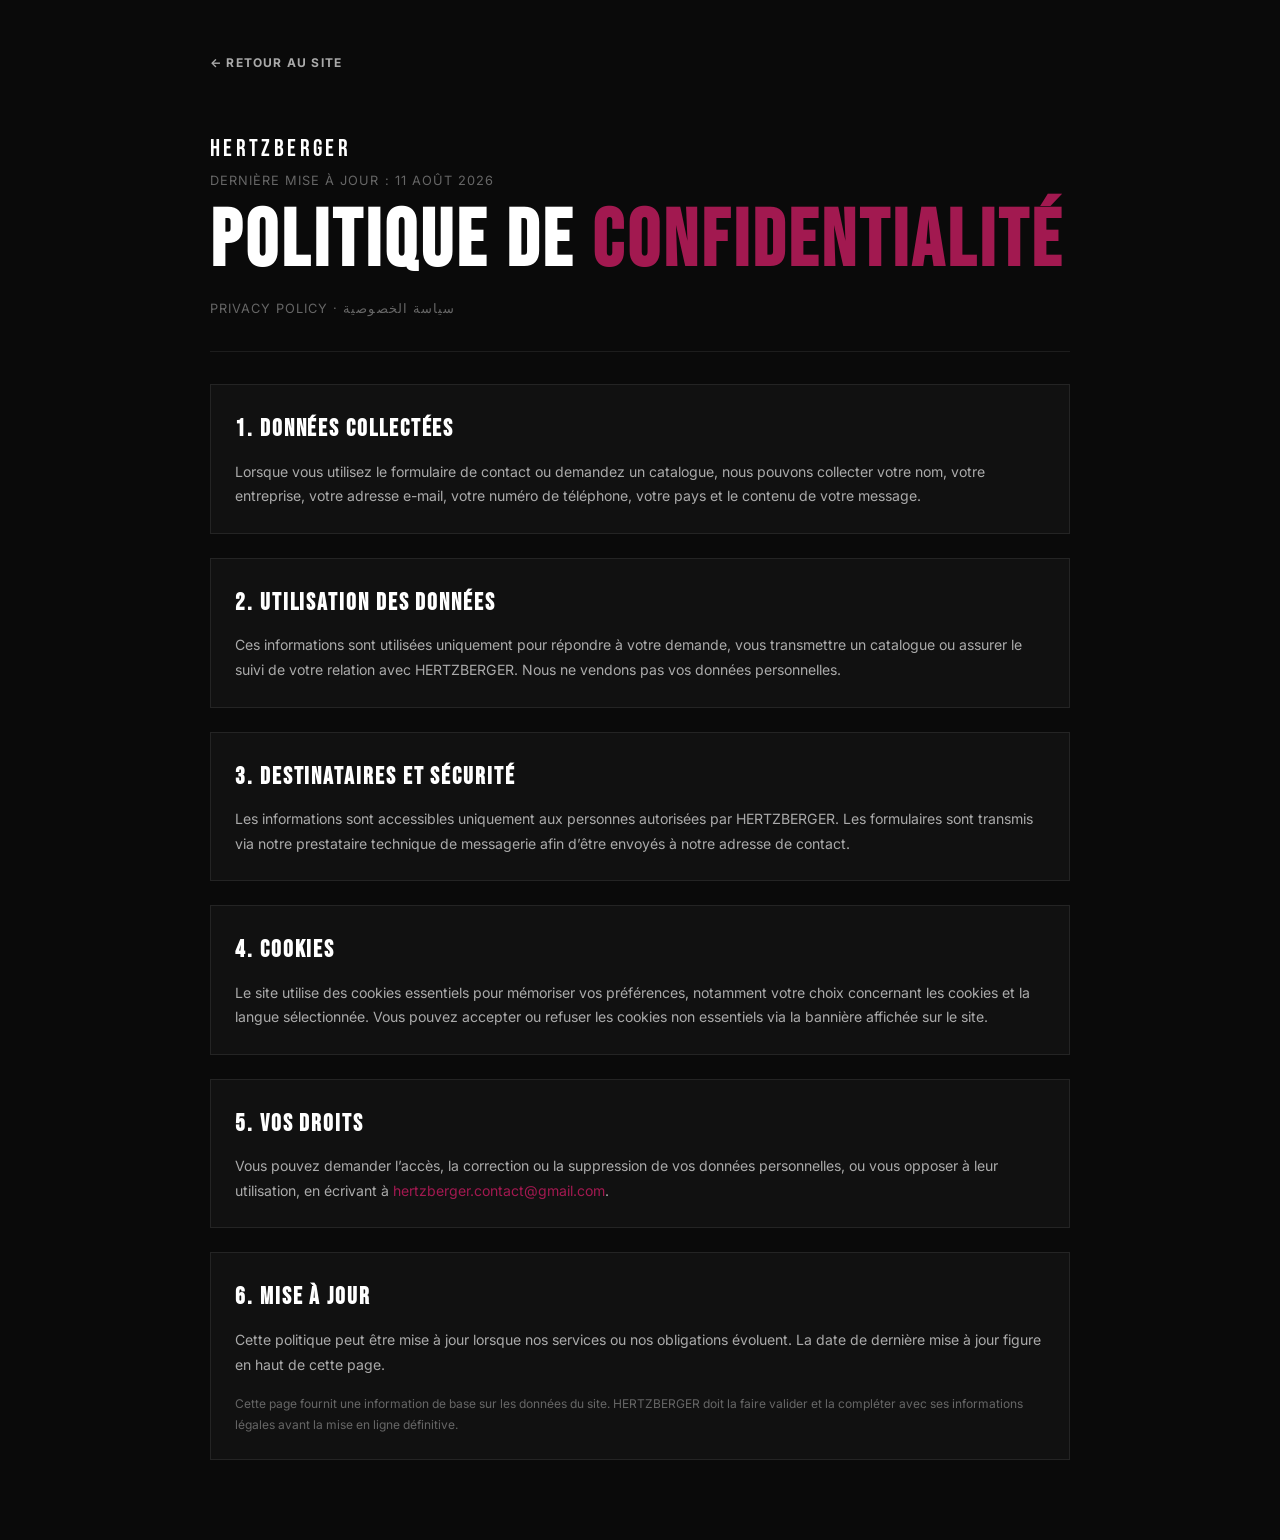
<file: privacy.html>
<!DOCTYPE html>
<html lang="fr">
<head>
  <meta charset="UTF-8"/>
  <meta name="viewport" content="width=device-width, initial-scale=1.0"/>
  <title>Politique de confidentialité | HERTZBERGER</title>
  <link rel="preconnect" href="https://fonts.googleapis.com"/>
  <link rel="preconnect" href="https://fonts.gstatic.com" crossorigin/>
  <link href="https://fonts.googleapis.com/css2?family=Bebas+Neue&family=Inter:wght@400;500;600;700&display=swap" rel="stylesheet"/>
  <link rel="stylesheet" href="styles.css"/>
  <style>
    .privacy-page{min-height:100vh;background:var(--black-rich);padding:3rem 1.5rem 5rem}.privacy-shell{max-width:860px;margin:auto}.privacy-back{display:inline-flex;align-items:center;gap:.5rem;color:var(--gray-300);font-size:.75rem;font-weight:700;letter-spacing:.1em;text-transform:uppercase;margin-bottom:3.5rem}.privacy-back:hover{color:var(--red)}.privacy-header{padding-bottom:2rem;border-bottom:1px solid var(--border);margin-bottom:2rem}.privacy-header p{color:var(--gray-500);font-size:.8rem;letter-spacing:.08em;text-transform:uppercase}.privacy-header h1{font-family:var(--font-head);font-size:clamp(2.5rem,7vw,5rem);letter-spacing:.05em;line-height:1;margin:.6rem 0 1rem}.privacy-header h1 span{color:var(--red)}.privacy-content{display:grid;gap:1.5rem}.privacy-content section{padding:1.5rem;background:var(--black-soft);border:1px solid var(--border)}.privacy-content h2{font-family:var(--font-head);letter-spacing:.08em;font-size:1.5rem;color:var(--white);margin-bottom:.6rem}.privacy-content p,.privacy-content li{font-size:.88rem;color:var(--gray-300);line-height:1.75}.privacy-content ul{padding-left:1.2rem;margin-top:.5rem}.privacy-content a{color:var(--red)}.privacy-note{font-size:.75rem!important;color:var(--gray-500)!important;margin-top:1rem}.privacy-brand{font-family:var(--font-head);font-size:1.5rem;letter-spacing:.14em;color:var(--white)}
  </style>
</head>
<body>
  <main class="privacy-page">
    <div class="privacy-shell">
      <a href="index.html" class="privacy-back">← Retour au site</a>
      <header class="privacy-header">
        <div class="privacy-brand">HERTZBERGER</div>
        <p>Dernière mise à jour : 11 août 2026</p>
        <h1>Politique de <span>confidentialité</span></h1>
        <p>Privacy Policy · سياسة الخصوصية</p>
      </header>
      <div class="privacy-content">
        <section>
          <h2>1. Données collectées</h2>
          <p>Lorsque vous utilisez le formulaire de contact ou demandez un catalogue, nous pouvons collecter votre nom, votre entreprise, votre adresse e-mail, votre numéro de téléphone, votre pays et le contenu de votre message.</p>
        </section>
        <section>
          <h2>2. Utilisation des données</h2>
          <p>Ces informations sont utilisées uniquement pour répondre à votre demande, vous transmettre un catalogue ou assurer le suivi de votre relation avec HERTZBERGER. Nous ne vendons pas vos données personnelles.</p>
        </section>
        <section>
          <h2>3. Destinataires et sécurité</h2>
          <p>Les informations sont accessibles uniquement aux personnes autorisées par HERTZBERGER. Les formulaires sont transmis via notre prestataire technique de messagerie afin d’être envoyés à notre adresse de contact.</p>
        </section>
        <section>
          <h2>4. Cookies</h2>
          <p>Le site utilise des cookies essentiels pour mémoriser vos préférences, notamment votre choix concernant les cookies et la langue sélectionnée. Vous pouvez accepter ou refuser les cookies non essentiels via la bannière affichée sur le site.</p>
        </section>
        <section>
          <h2>5. Vos droits</h2>
          <p>Vous pouvez demander l’accès, la correction ou la suppression de vos données personnelles, ou vous opposer à leur utilisation, en écrivant à <a href="mailto:hertzberger.contact@gmail.com">hertzberger.contact@gmail.com</a>.</p>
        </section>
        <section>
          <h2>6. Mise à jour</h2>
          <p>Cette politique peut être mise à jour lorsque nos services ou nos obligations évoluent. La date de dernière mise à jour figure en haut de cette page.</p>
          <p class="privacy-note">Cette page fournit une information de base sur les données du site. HERTZBERGER doit la faire valider et la compléter avec ses informations légales avant la mise en ligne définitive.</p>
        </section>
      </div>
    </div>
  </main>
  <script src="script.js"></script>
</body>
</html>
</file>
<file: styles.css>
/* ═══════════════════════════════════════════════════════
   HERTZBERG — styles.css
   Premium Beverage Importation & Distribution
═══════════════════════════════════════════════════════ */

/* ─── VARIABLES ─────────────────────────────────────── */
:root {
  --red:        #A21950;
  --red-dark:   #720832;
  --red-glow:   rgba(225, 10, 40, 0.25);
  --black:      #000000;
  --black-rich: #0a0a0a;
  --black-soft: #111111;
  --black-mid:  #1a1a1a;
  --black-card: #1414147e;
  --white:      #ffffff;
  --white-off:  #f5f2ee;
  --gray-100:   #e5e5e5;
  --gray-300:   #aaaaaa;
  --gray-500:   #666666;
  --gray-700:   #333333;
  --border:     rgba(255,255,255,0.08);
  --border-red: rgba(225,10,40,0.3);
  --nav-h:      92px;
  --font-head:  'Bebas Neue', sans-serif;
  --font-body:  'Inter', 'Poppins', sans-serif;
  --ease:       cubic-bezier(0.25, 0.46, 0.45, 0.94);
  --t:          0.4s;
  --t-fast:     0.2s;
}

/* ─── RESET ──────────────────────────────────────────── */
*, *::before, *::after { box-sizing: border-box; margin: 0; padding: 0; }
html { scroll-behavior: smooth; overflow-x: hidden; font-size: 16px; }
body {
  background: var(--black-rich);
  color: var(--white);
  font-family: var(--font-body);
  line-height: 1.7;
  overflow-x: hidden;
}
body.no-scroll { overflow: hidden; }
img { max-width: 100%; display: block; }
a { text-decoration: none; color: inherit; }
ul { list-style: none; }
button { font-family: var(--font-body); }

.cookie-banner {
  position: fixed; z-index: 9000; left: 1.25rem; right: 1.25rem; bottom: 1.25rem;
  max-width: 760px; margin: 0 auto; padding: 1rem 1.2rem;
  display: flex; align-items: center; justify-content: space-between; gap: 1rem;
  background: rgba(17,17,17,.97); border: 1px solid var(--border-red);
  box-shadow: 0 18px 50px rgba(0,0,0,.55); backdrop-filter: blur(12px);
}
.cookie-banner[hidden] { display: none; }
.cookie-copy { display: flex; align-items: flex-start; gap: .65rem; }
.cookie-copy i { color: var(--red); margin-top: .15rem; }
.cookie-copy p { color: var(--gray-300); font-size: .76rem; line-height: 1.55; }
.cookie-actions { display: flex; align-items: center; gap: .55rem; flex-shrink: 0; }
.cookie-actions a, .cookie-actions button { padding: .55rem .7rem; font-size: .66rem; font-weight: 700; letter-spacing: .08em; text-transform: uppercase; cursor: pointer; }
.cookie-actions a { color: var(--gray-300); }
.cookie-decline { background: transparent; color: var(--white); border: 1px solid var(--border); }
.cookie-accept { background: var(--red); color: var(--white); border: 1px solid var(--red); }
.privacy-consent { display: flex; align-items: flex-start; gap: .55rem; font-size: .72rem; color: var(--gray-300); line-height: 1.5; cursor: pointer; }
.privacy-consent input { margin-top: .18rem; accent-color: var(--red); }

/* ─── LOADER ─────────────────────────────────────────── */
#loader {
  position: fixed; inset: 0; z-index: 10000;
  background: var(--black);
  display: flex; align-items: center; justify-content: center;
  transition: opacity 0.7s ease, visibility 0.7s ease;
}
#loader.hidden { opacity: 0; visibility: hidden; pointer-events: none; }

.loader-content { text-align: center; }

.loader-logo {
  font-family: var(--font-head);
  font-size: 4rem; letter-spacing: 0.3em;
  color: var(--white);
  opacity: 0;
  animation: fadeUp 0.6s 0.3s forwards;
}

.loader-tagline {
  font-size: 0.7rem; letter-spacing: 0.3em; text-transform: uppercase;
  color: var(--gray-300); margin-top: 0.3rem; margin-bottom: 2rem;
  opacity: 0;
  animation: fadeUp 0.6s 0.5s forwards;
}

.loader-bar-wrap {
  width: 180px; height: 2px;
  background: var(--black-mid);
  margin: 0 auto; overflow: hidden;
  opacity: 0;
  animation: fadeUp 0.4s 0.7s forwards;
}
.loader-bar {
  height: 100%; width: 0;
  background: var(--red);
  animation: loadBar 1.8s 0.9s var(--ease) forwards;
}

@keyframes loadBar { to { width: 100%; } }
@keyframes fadeUp {
  from { opacity: 0; transform: translateY(16px); }
  to   { opacity: 1; transform: translateY(0); }
}

/* ─── AGE GATE ───────────────────────────────────────── */
#age-gate {
  position: fixed; inset: 0; z-index: 9999;
  background: rgba(0,0,0,0.97);
  display: flex; align-items: center; justify-content: center;
  padding: 1rem;
  opacity: 0; visibility: hidden;
  transition: opacity 0.5s ease, visibility 0.5s ease;
}
#age-gate.show { opacity: 1; visibility: visible; }

.age-box {
  background: var(--black-soft);
  border: 1px solid var(--border-red);
  max-width: 480px; width: 100%;
  padding: 3.5rem 3rem; text-align: center;
  position: relative; overflow: hidden;
}
.age-box::before {
  content: '';
  position: absolute; top: 0; left: 0; right: 0; height: 3px;
  background: var(--red);
}

.age-brand {
  font-family: var(--font-head);
  font-size: 2.5rem; letter-spacing: 0.25em;
  color: var(--red); margin-bottom: 1.5rem;
}
.age-icon { font-size: 2.5rem; color: rgba(225,10,40,0.3); margin-bottom: 1.5rem; }
.age-box h2 {
  font-family: var(--font-head); font-size: 2rem;
  letter-spacing: 0.1em; color: var(--white); margin-bottom: 0.8rem;
}
.age-box > p {
  font-size: 0.85rem; color: var(--gray-300); line-height: 1.7; margin-bottom: 1rem;
}
.age-question {
  font-size: 0.9rem; font-weight: 600; color: var(--white-off);
  margin-bottom: 2rem;
}
.age-actions { display: flex; gap: 1rem; justify-content: center; margin-bottom: 2rem; }

.age-yes {
  background: var(--red); color: var(--white);
  border: none; padding: 0.85rem 2rem;
  font-size: 0.8rem; font-weight: 700; letter-spacing: 0.12em;
  text-transform: uppercase; cursor: pointer;
  transition: background var(--t-fast);
}
.age-yes:hover { background: var(--red-dark); }

.age-no {
  background: transparent; color: var(--gray-300);
  border: 1px solid var(--gray-700); padding: 0.85rem 2rem;
  font-size: 0.8rem; font-weight: 700; letter-spacing: 0.12em;
  text-transform: uppercase; cursor: pointer;
  transition: all var(--t-fast);
}
.age-no:hover { border-color: var(--gray-300); color: var(--white); }

.age-legal {
  font-size: 0.68rem; color: var(--gray-500); line-height: 1.5;
}

/* ─── CATALOG MODAL ──────────────────────────────────── */
#catalog-modal {
  position: fixed; inset: 0; z-index: 8000;
  display: flex; align-items: center; justify-content: center;
  padding: 1rem;
  opacity: 0; visibility: hidden;
  transition: opacity 0.4s ease, visibility 0.4s ease;
}
#catalog-modal.show { opacity: 1; visibility: visible; }

.modal-overlay {
  position: absolute; inset: 0;
  background: rgba(0,0,0,0.88);
  cursor: pointer;
}

.modal-box {
  position: relative; z-index: 1;
  background: var(--black-soft);
  border: 1px solid var(--border);
  border-top: 3px solid var(--red);
  width: 100%; max-width: 620px;
  max-height: 90vh; overflow-y: auto;
  padding: 2.5rem;
  transform: translateY(20px);
  transition: transform 0.4s var(--ease);
}
#catalog-modal.show .modal-box { transform: translateY(0); }

.modal-close {
  position: absolute; top: 1.2rem; right: 1.2rem;
  background: var(--black-mid); border: 1px solid var(--border);
  color: var(--gray-300); width: 36px; height: 36px;
  display: flex; align-items: center; justify-content: center;
  cursor: pointer; font-size: 1rem;
  transition: all var(--t-fast);
}
.modal-close:hover { background: var(--red); color: var(--white); border-color: var(--red); }

.modal-header { text-align: center; margin-bottom: 2rem; }
.modal-icon {
  font-size: 2.2rem; color: var(--red); margin-bottom: 1rem;
}
.modal-header h3 {
  font-family: var(--font-head); font-size: 2rem;
  letter-spacing: 0.1em; color: var(--white); margin-bottom: 0.5rem;
}
.modal-header p { font-size: 0.85rem; color: var(--gray-300); }

/* Catalog selector */
.catalog-choices {
  display: grid;
  grid-template-columns: repeat(2, minmax(0, 1fr));
  gap: .8rem;
}
.catalog-choice {
  min-height: 120px;
  padding: 1rem;
  display: flex;
  flex-direction: column;
  align-items: center;
  justify-content: center;
  gap: .3rem;
  text-align: center;
  background: var(--black-mid);
  border: 1px solid var(--border);
  color: var(--white);
  transition: transform var(--t-fast), border-color var(--t-fast), background var(--t-fast);
}
.catalog-choice i { color: var(--red); font-size: 1.35rem; margin-bottom: .15rem; }
.catalog-choice span { font-size: .75rem; font-weight: 700; letter-spacing: .12em; text-transform: uppercase; }
.catalog-choice small { color: var(--gray-500); font-size: .62rem; letter-spacing: .1em; text-transform: uppercase; }
.catalog-choice:hover { transform: translateY(-3px); border-color: var(--red); background: rgba(162,25,80,.14); }
.catalog-access { display: flex; flex-direction: column; gap: 1rem; }
.catalog-unlock { display: flex; gap: .55rem; align-items: center; justify-content: center; color: var(--white-off); font-size: .82rem; text-align: center; }
.catalog-unlock i { color: var(--red); }
.catalog-choice.is-coming { opacity: .55; cursor: not-allowed; }
.catalog-choice.is-coming:hover { transform: none; border-color: var(--border); background: var(--black-mid); }

/* Modal Form */
.modal-form { display: flex; flex-direction: column; gap: 1.2rem; }
.mf-row { display: grid; grid-template-columns: 1fr 1fr; gap: 1.2rem; }

.mf-group { display: flex; flex-direction: column; gap: 0.35rem; position: relative; }
.mf-group label {
  font-size: 0.68rem; font-weight: 700; letter-spacing: 0.15em;
  text-transform: uppercase; color: var(--gray-300);
}
.mf-group input, .mf-group select {
  background: var(--black-mid); border: 1px solid var(--border);
  color: var(--white); padding: 0.8rem 1rem;
  font-family: var(--font-body); font-size: 0.88rem; outline: none;
  transition: border-color var(--t-fast);
  -webkit-appearance: none;
}
.mf-group input:focus, .mf-group select:focus { border-color: var(--red); }
.mf-group.error input, .mf-group.error select { border-color: var(--red); }
.mf-error {
  font-size: 0.7rem; color: var(--red);
  display: none;
}
.mf-group.error .mf-error { display: block; }
.mf-group select option { background: var(--black-mid); }

.mf-success {
  display: none; background: rgba(225,10,40,0.1);
  border: 1px solid var(--border-red);
  padding: 1rem; text-align: center;
  font-size: 0.85rem; color: var(--white-off);
  gap: 0.5rem; align-items: center; justify-content: center;
}
.mf-success.show { display: flex; }
.mf-success i { color: var(--red); }

.mf-submit {
  background: var(--red); color: var(--white); border: none;
  padding: 1rem; font-size: 0.82rem; font-weight: 700;
  letter-spacing: 0.12em; text-transform: uppercase; cursor: pointer;
  display: flex; align-items: center; justify-content: center; gap: 0.5rem;
  transition: background var(--t-fast), transform var(--t-fast);
  margin-top: 0.5rem;
}
.mf-submit:hover { background: var(--red-dark); transform: translateY(-1px); }

/* ─── NAVBAR ─────────────────────────────────────────── */
#navbar {
  position: fixed; top: 0; left: 0; right: 0;
  height: var(--nav-h); z-index: 1000;
  display: flex; align-items: center;
  transition: background 0.4s ease, height 0.3s ease,
              box-shadow 0.4s ease, backdrop-filter 0.4s ease;
}
#navbar.solid {
  background: rgba(0,0,0,0.97);
  backdrop-filter: blur(12px);
  box-shadow: 0 1px 0 rgba(255,255,255,0.05);
  height: 84px;
}

.nav-container {
  display: flex;
  align-items: center;
  justify-content: space-between;
  width: 100%;
  max-width: 100%;
  margin: 0;
  padding: 0 1.75rem;
}

/* Logo */
.logoH{
  max-width: 350px;
  height: 100%;
  padding-top: 7px;
  display: block;
  margin-left: -50px;
}
.nav-logo { display: flex; align-items: right; flex-shrink: 0; }
.logo-placeholder {
  display: flex; align-items:baseline; gap: 0.75rem; cursor: pointer;
}
.logo-mark {
  width: 42px; height: 42px;
  background: var(--red);
  display: flex; align-items: center; justify-content: center;
  font-family: var(--font-head); font-size: 1.5rem;
  color: var(--white); flex-shrink: 0;
  transition: transform var(--t-fast);
}
.nav-logo:hover .logo-mark { transform: scale(1.05); }
.logo-text-wrap { display: flex; flex-direction: column; line-height: 1; }
.logo-name {
  padding-left: 3px;
  color: var(--red);
  font-family: var(--font-head); font-size: 1.4rem;
  letter-spacing: 0.2em; color: var(--red);
}
.logo-sub {
  font-size: 0.5rem; letter-spacing: 0.2em; text-transform: uppercase;
  color: var(--red); margin-top: 2px;
}

/* Nav links */
.nav-links {
  display: flex; align-items: center; gap: 0.3rem;
  flex: 1; justify-content: center;
}
.nav-link {
  font-size: 0.72rem; font-weight: 600; letter-spacing: 0.1em;
  text-transform: uppercase; color: var(--red);
  padding: 0.5rem 0.75rem; position: relative;
  transition: color var(--t-fast);
}
.nav-link::after {
  content: ''; position: absolute; bottom: 0; left: 0.75rem; right: 0.75rem;
  height: 1px; background: var(--red);
  transform: scaleX(0); transform-origin: left;
  transition: transform var(--t-fast);
}
.nav-link:hover, .nav-link.active { color: var(--white); }
.nav-link:hover::after, .nav-link.active::after { transform: scaleX(1); }

/* Right */
.nav-right { display: flex; align-items: center; gap: 1rem; flex-shrink: 0; }

/* Language selector */
.lang-selector { position: relative; }
.lang-btn {
  display: flex; align-items: center; gap: 0.4rem;
  background: transparent; border: 1px solid rgba(255,255,255,0.15);
  color: rgba(255,255,255,0.7); padding: 0.4rem 0.75rem;
  font-family: var(--font-body); font-size: 0.7rem;
  font-weight: 600; letter-spacing: 0.1em;
  cursor: pointer; transition: all var(--t-fast);
}
.lang-btn:hover, .lang-selector.open .lang-btn {
  border-color: var(--red); color: var(--white);
}
.lang-btn i { font-size: 0.55rem; transition: transform var(--t-fast); }
.lang-selector.open .lang-btn i { transform: rotate(180deg); }

.lang-dropdown {
  position: absolute; top: calc(100% + 8px); right: 0;
  background: var(--black-soft); border: 1px solid var(--border);
  min-width: 150px; overflow: hidden;
  opacity: 0; visibility: hidden; transform: translateY(-6px);
  transition: all var(--t-fast);
  box-shadow: 0 16px 40px rgba(0,0,0,0.6);
}
.lang-selector.open .lang-dropdown {
  opacity: 1; visibility: visible; transform: translateY(0);
}
.lang-opt {
  display: flex; align-items: center; gap: 0.6rem;
  padding: 0.75rem 1rem; cursor: pointer;
  font-size: 0.75rem; font-weight: 600; letter-spacing: 0.06em;
  color: var(--gray-300);
  transition: all var(--t-fast);
}
.lang-opt:hover { background: var(--black-mid); color: var(--white); }
.lang-opt.active { color: var(--red); }

/* Nav CTA */
.nav-cta {
  background: var(--red); color: var(--white);
  padding: 0.6rem 1.4rem; font-size: 0.72rem;
  font-weight: 700; letter-spacing: 0.1em; text-transform: uppercase;
  transition: background var(--t-fast), transform var(--t-fast);
  white-space: nowrap;
}
.nav-cta:hover { background: var(--red-dark); transform: translateY(-1px); }

/* Keep the desktop menu precisely centered */
@media (min-width: 1300px) {
  .nav-container { position: relative; }
  .nav-links {
    position: absolute;
    left: 50%;
    transform: translateX(-50%);
    width: max-content;
  }
  .nav-logo, .nav-right { position: relative; z-index: 1; }
}

/* Hamburger */
.hamburger {
  display: none; flex-direction: column; gap: 5px;
  background: none; border: none; cursor: pointer; padding: 4px;
}
.hamburger span {
  display: block; width: 24px; height: 2px;
  background: var(--white); transition: all var(--t-fast);
}
.hamburger.open span:nth-child(1) { transform: translateY(7px) rotate(45deg); }
.hamburger.open span:nth-child(2) { opacity: 0; }
.hamburger.open span:nth-child(3) { transform: translateY(-7px) rotate(-45deg); }

/* Mobile nav */
.mobile-nav {
  position: fixed; top: var(--nav-h); left: 0; right: 0; bottom: 0;
  background: rgba(0,0,0,0.98); z-index: 990;
  display: flex; flex-direction: column; align-items: center; justify-content: center;
  gap: 0.3rem; padding: 2rem;
  opacity: 0; visibility: hidden;
  transition: opacity var(--t) ease, visibility var(--t) ease;
}
.mobile-nav.open { opacity: 1; visibility: visible; }
.mobile-nav a {
  font-family: var(--font-head); font-size: 2rem;
  letter-spacing: 0.15em; color: rgba(255,255,255,0.7);
  transition: color var(--t-fast); text-align: center;
}
.mobile-nav a:hover { color: var(--red); }
.mobile-lang {
  display: flex; gap: 0.8rem; margin-top: 1.5rem;
}
.mobile-lang button {
  background: var(--black-mid); border: 1px solid var(--border);
  color: rgba(255,255,255,0.6); padding: 0.5rem 1rem;
  font-size: 0.75rem; font-weight: 600; cursor: pointer;
  transition: all var(--t-fast);
}
.mobile-lang button:hover,
.mobile-lang button.active { border-color: var(--red); color: var(--red); }
.mobile-cta {
  margin-top: 1rem; background: var(--red) !important;
  color: var(--white) !important;
  padding: 0.9rem 2.5rem !important;
  font-size: 0.8rem !important; font-weight: 700 !important;
  letter-spacing: 0.1em !important; text-transform: uppercase !important;
  font-family: var(--font-body) !important;
}

/*HERO */
.hero {
  position: relative; min-height: 100vh;
  display: flex; align-items: center;
  overflow: hidden;
}

.hero-bg {
  position: absolute; inset: 0;
  background: url('media/b2f1aeb9-1bfd-4d6d-8ab7-84232c49b397.png') center/cover no-repeat;
  z-index: 1;
  transform-origin: center;
  transition: transform var(--t);
}
.hero-bg.zoomed { transform: scale(1.06); }

.hero-overlay {
  z-index: 1;
  position: absolute; inset: 0;
  background: rgba(0, 0, 0, 0.276);
}

.hero-overlay-bottom {
  position: absolute; bottom: 0; left: 0; right: 0; height: 280px;
  background: linear-gradient(to top, rgba(0, 0, 0, 0.95), transparent);
}

.hero-content {
  position: relative; z-index: 2;
  max-width: 1400px; margin: 0 auto; padding: 0 2.5rem;
  padding-top: var(--nav-h); width: 100%;
}

.hero-eyebrow {
  display: flex; align-items: center; gap: 1rem;
  margin-bottom: 1.5rem;
  font-size: 0.72rem; font-weight: 700; letter-spacing: 0.3em;
  text-transform: uppercase; color: var(--red);
}
.eyebrow-line { flex: 0 0 30px; height: 1px; background: var(--red); }

.hero-title {
  font-family: var(--font-head);
  font-size: clamp(5rem, 12vw, 12rem);
  letter-spacing: 0.08em; line-height: 0.9;
  color: var(--white); margin-bottom: 1.2rem;
}

.hero-subtitle {
  font-size: clamp(1rem, 2vw, 1.3rem); font-weight: 300;
  letter-spacing: 0.12em; text-transform: uppercase;
  color: rgba(255,255,255,0.6); margin-bottom: 1.2rem;
}

.hero-desc {
  font-size: 0.95rem; color: rgba(255,255,255,0.55);
  max-width: 520px; line-height: 1.8; margin-bottom: 2.5rem; font-weight: 300;
}

.hero-btns { display: flex; gap: 1rem; flex-wrap: wrap; }

.hero-scroll {
  position: absolute; bottom: 2.5rem; left: 50%;
  transform: translateX(-50%); z-index: 3;
  display: flex; flex-direction: column; align-items: center; gap: 0.4rem;
  cursor: pointer; opacity: 0.4;
  animation: scrollBounce 2.5s ease-in-out infinite;
  transition: opacity var(--t-fast);
}
.hero-scroll:hover { opacity: 0.8; }
.hero-scroll span {
  font-size: 0.6rem; letter-spacing: 0.2em; text-transform: uppercase;
  color: var(--gray-300);
}
.hero-scroll i { color: var(--red); font-size: 0.75rem; }

@keyframes scrollBounce {
  0%, 100% { transform: translateX(-50%) translateY(0); }
  50%       { transform: translateX(-50%) translateY(6px); }
}

/* BUTTONS*/
.btn-primary {
  display: inline-flex; align-items: center; gap: 0.5rem;
  background: var(--red); color: var(--white);
  padding: 0.9rem 2rem; border: none; cursor: pointer;
  font-family: var(--font-body); font-size: 0.78rem;
  font-weight: 700; letter-spacing: 0.12em; text-transform: uppercase;
  transition: background var(--t-fast), transform var(--t-fast), box-shadow var(--t-fast);
}
.btn-primary:hover {
  background: var(--red-dark); transform: translateY(-2px);
  box-shadow: 0 8px 24px var(--red-glow);
}

.btn-outline {
  display: inline-flex; align-items: center; gap: 0.5rem;
  background: transparent; color: var(--white);
  padding: 0.9rem 2rem; border: 1px solid rgba(255,255,255,0.3); cursor: pointer;
  font-family: var(--font-body); font-size: 0.78rem;
  font-weight: 700; letter-spacing: 0.12em; text-transform: uppercase;
  transition: all var(--t-fast);
}
.btn-outline:hover { border-color: var(--red); color: var(--red); transform: translateY(-2px); }

.full-btn { width: 100%; justify-content: center; }

/* TICKER*/
.ticker-wrap {
  background: var(--red); overflow: hidden;
  padding: 0.85rem 0; white-space: nowrap;
}
.ticker-track {
  display: inline-flex; gap: 2rem;
  animation: ticker 30s linear infinite;
  white-space: nowrap;
}
.ticker-track span {
  font-size: 0.72rem; font-weight: 700; letter-spacing: 0.2em;
  text-transform: uppercase; color: rgba(255,255,255,0.9);
  flex-shrink: 0;
}
.ticker-dot { color: rgba(255,255,255,0.4) !important; }
@keyframes ticker {
  from { transform: translateX(0); }
  to   { transform: translateX(-50%); }
}

/* SECTION UTILITIES*/
.section { padding: 7rem 0; }
.section.dark-section { background: var(--black-soft); }
.container { max-width: 1400px; margin: 0 auto; padding: 0 2.5rem; }

.section-tag {
  display: inline-flex; align-items: center; gap: 0.6rem;
  margin-bottom: 0.8rem;
}
.section-tag::before, .section-tag::after {
  content: ''; display: block; width: 20px; height: 1px; background: var(--red);
}
.section-tag.center { justify-content: center; }
.section-tag span {
  font-size: 0.65rem; font-weight: 700; letter-spacing: 0.28em;
  text-transform: uppercase; color: var(--red);
}

.section-title {
  font-family: var(--font-head); font-size: clamp(2.5rem, 5vw, 4.5rem);
  letter-spacing: 0.05em; color: var(--white); line-height: 1;
  margin-bottom: 1.2rem;
}
.section-title .red { color: var(--red); }

.section-sub {
  font-size: 0.9rem; color: var(--gray-300);
  max-width: 520px; line-height: 1.8; font-weight: 300;
}
.section-header { margin-bottom: 4rem; }
.section-header .section-sub { margin: 0 auto; }
.text-center { text-align: center; }

/* Divider */
.divider { height: 1px; background: var(--border); }

/* IMAGE PLACEHOLDERS */
.imgpro{
  max-width: 136%;
  display: block;
}
.img-placeholder {
  width: 100%; height: 100%;
  display: flex; flex-direction: column; align-items: center; justify-content: center;
  gap: 0.6rem; color: rgba(255,255,255,0.12);
  border: 1px dashed rgba(255,255,255,0.1);
}
.img-placeholder i { font-size: 2rem; }
.img-placeholder span {
  font-size: 0.65rem; letter-spacing: 0.15em; text-transform: uppercase;
  text-align: center;
}

/* ABOUT */
.about-section { background: var(--black-rich); }
.about-grid {
  display: grid; grid-template-columns: 1fr 1.1fr;
  gap: 5rem; align-items: center;
}

.about-visual { position: relative; }
.about-img-frame {
  width: 100%; aspect-ratio: 3/4; position: relative;
  overflow: visible;
}
.about-placeholder { background: linear-gradient(135deg, #0a0000, #1a0005); }

.about-badge {
  position: absolute; bottom: -2rem; right: -2rem;
  background: var(--red); padding: 1.5rem 1.8rem;
  text-align: center; z-index: 2;
}
.badge-num {
  display: block; font-family: var(--font-head);
  font-size: 3rem; color: var(--white); line-height: 1;
}
.badge-text {
  display: block; font-size: 0.65rem; font-weight: 700;
  letter-spacing: 0.1em; text-transform: uppercase;
  color: rgba(255,255,255,0.8); margin-top: 0.3rem;
}

.about-img-sm {
  position: absolute; bottom: -4rem; left: -2rem;
  width: 180px; height: 180px; z-index: 3;
  border: 3px solid var(--black-rich);
}

.about-text { padding-left: 1rem; }
.about-text > p {
  font-size: 0.9rem; color: var(--gray-300); line-height: 1.8;
  margin-bottom: 1.2rem; font-weight: 300;
}

.about-mv { display: flex; flex-direction: column; gap: 1rem; margin: 2rem 0; }
.mv-card {
  display: flex; gap: 1rem; align-items: flex-start;
  background: var(--black-mid); border-left: 2px solid var(--red);
  padding: 1.2rem 1.4rem;
  transition: background var(--t-fast);
}
.mv-card:hover { background: var(--black-card); }
.mv-icon {
  width: 36px; height: 36px; flex-shrink: 0;
  background: rgba(225,10,40,0.1);
  display: flex; align-items: center; justify-content: center;
  color: var(--red); font-size: 0.9rem;
}
.mv-card h4 {
  font-size: 0.78rem; font-weight: 700; letter-spacing: 0.1em;
  text-transform: uppercase; color: var(--white); margin-bottom: 0.4rem;
}
.mv-card p { font-size: 0.8rem; color: var(--gray-300); line-height: 1.6; }

.about-stats {
  display: flex; gap: 2rem; flex-wrap: wrap;
  padding-top: 2rem; border-top: 1px solid var(--border);
}
.stat-item { text-align: left; }
.stat-num {
  font-family: var(--font-head); font-size: 3rem;
  color: var(--red); line-height: 1;
}
.stat-suffix {
  font-family: var(--font-head); font-size: 2rem; color: var(--red);
}
.stat-label {
  display: block; font-size: 0.65rem; font-weight: 700;
  letter-spacing: 0.12em; text-transform: uppercase;
  color: var(--gray-500); margin-top: 0.2rem;
}

/* SERVICES */



.services-grid {
  display: grid; grid-template-columns: repeat(5, 1fr); gap: 1px;
  background: var(--border); margin-top: 4rem;
}
.service-card {
  background: var(--black-card); padding: 2.5rem 1.8rem;
  position: relative; overflow: hidden; cursor: default;
  transition: background var(--t);
}
.service-card:hover { background: var(--black-mid); }

.sc-num {
  font-family: var(--font-head); font-size: 4rem;
  color: rgba(225,10,40,0.07); position: absolute;
  top: 1rem; right: 1rem; line-height: 1;
  transition: color var(--t);
}
.service-card:hover .sc-num { color: rgba(225,10,40,0.15); }

.sc-icon {
  width: 50px; height: 50px;
  background: rgba(225,10,40,0.1);
  display: flex; align-items: center; justify-content: center;
  color: var(--red); font-size: 1.2rem;
  margin-bottom: 1.5rem;
  transition: all var(--t-fast);
}
.service-card:hover .sc-icon {
  background: var(--red); color: var(--white);
}

.service-card h3 {
  font-family: var(--font-head); font-size: 1.4rem;
  letter-spacing: 0.06em; color: var(--white); margin-bottom: 0.8rem;
}
.service-card p {
  font-size: 0.8rem; color: var(--gray-500); line-height: 1.7;
}
.sc-line {
  position: absolute; bottom: 0; left: 0; right: 0; height: 2px;
  background: var(--red); transform: scaleX(0); transform-origin: left;
  transition: transform var(--t);
}
.service-card:hover .sc-line { transform: scaleX(1); }

/* SUPPLIERS */
.imgsup{
  width:60% ;
  height: auto;
  display: block;
}

.supplier-card a{
    display:flex;
    flex-direction:column;
    justify-content:space-between;
    align-items:center;
    width:100%;
    height:100%;
    min-width:0;
    color:inherit;
    text-decoration:none;
}
.hund{
  height: 90%;
  width: 100%;
  display: block;
}
.suppliers-section { background: var(--black-rich); }
.suppliers-grid {
  display: grid; grid-template-columns: repeat(5, minmax(0, 1fr)); gap: 1px;
  background: var(--border); margin-top: 4rem;
  border: 1px solid var(--border);
}
.supplier-card {
  background: var(--black-soft); padding: 2rem 1.5rem;
  display: flex; flex-direction: column; align-items: center; gap: 0.8rem;
  min-width: 0;
  cursor: pointer; transition: background var(--t-fast), transform var(--t-fast);
}
.supplier-card:hover {
  background: var(--black-mid); transform: translateY(-3px);
  z-index: 1;
}
.supplier-logo-wrap { width: 100%; aspect-ratio: 3/2; }
.supplier-placeholder {
  background: var(--black-card);
  border-color: rgba(255,255,255,0.06);
}
.supplier-name {
  font-size: 0.7rem; font-weight: 700; letter-spacing: 0.1em;
  text-transform: uppercase; color: var(--gray-500);
  transition: color var(--t-fast);
  align-items: center;
}
.supplier-card:hover .supplier-name { color: var(--red); }

/* Supplier showcase consistent logo sizing*/
.suppliers-section {
  position: relative;
  overflow: hidden;
  background:
    radial-gradient(circle at 12% 0%, rgba(162, 25, 80, .14), transparent 28rem),
    var(--black-rich);
}
.suppliers-section::before {
  content: '';
  position: absolute;
  inset: 0;
  pointer-events: none;
  opacity: .3;
  background-image: linear-gradient(rgba(255,255,255,.025) 1px, transparent 1px), linear-gradient(90deg, rgba(255,255,255,.025) 1px, transparent 1px);
  background-size: 44px 44px;
  mask-image: linear-gradient(to bottom, black, transparent 75%);
}
.suppliers-section .container { position: relative; z-index: 1; }
.suppliers-grid {
  gap: 12px;
  padding: 12px;
  border-radius: 18px;
  border-color: rgba(255,255,255,.09);
  background: rgba(255,255,255,.045);
  box-shadow: 0 30px 70px rgba(0,0,0,.28);
}
.supplier-card {
  min-height: 190px;
  padding: 1.25rem 1rem 1rem;
  border: 1px solid transparent;
  border-radius: 11px;
  background: linear-gradient(145deg, rgba(29,29,29,.98), rgba(12,12,12,.98));
  transform: translateY(0);
  transition: transform .28s var(--ease), border-color .28s ease, box-shadow .28s ease, background .28s ease;
}
.supplier-card:hover {
  background: linear-gradient(145deg, #252020, #151010);
  border-color: rgba(162,25,80,.6);
  transform: translateY(-7px);
  box-shadow: 0 18px 30px rgba(0,0,0,.35), 0 0 0 1px rgba(162,25,80,.12);
}
.supplier-logo-wrap {
  display: grid;
  place-items: center;
  min-height: 116px;
  padding: .6rem;
}
.supplier-placeholder {
  display: grid;
  place-items: center;
  width: 100%;
  height: 100%;
  padding: .75rem;
  border-radius: 8px;
  background: radial-gradient(circle at 50% 15%, rgba(255,255,255,.09), transparent 70%), var(--black-card);
}
.supplier-placeholder .imgsup,
.supplier-placeholder .hund {
  display: block;
  width: auto;
  height: auto;
  max-width: 88%;
  max-height: 86px;
  object-fit: contain;
  margin: auto;
  transition: transform .35s var(--ease), filter .35s ease;
}
.supplier-card:hover .supplier-placeholder img { transform: scale(1.055); filter: drop-shadow(0 8px 12px rgba(0,0,0,.35)); }
.supplier-name {
  min-height: 2.4em;
  display: flex;
  align-items: center;
  justify-content: center;
  text-align: center;
  line-height: 1.35;
  color: var(--gray-300);
}

/* PRODUCTS*/
.galleries{
  width: 100%;
  height: 100%;
}
.products-section { background: var(--black-soft); }
.product-filters {
  display: flex; gap: 0.5rem; justify-content: center;
  flex-wrap: wrap; margin-bottom: 3rem;
}
.pf-btn {
  background: transparent; border: 1px solid var(--border);
  color: var(--gray-300); padding: 0.55rem 1.3rem;
  font-family: var(--font-body); font-size: 0.72rem;
  font-weight: 700; letter-spacing: 0.1em; text-transform: uppercase;
  cursor: pointer; transition: all var(--t-fast);
}
.pf-btn:hover, .pf-btn.active {
  background: var(--red); border-color: var(--red); color: var(--white);
}

.products-grid {
  display: grid; grid-template-columns: repeat(3, 1fr); gap: 1.5rem;
}
.product-card {
  background: var(--black-card); overflow: hidden;
  transition: transform var(--t), box-shadow var(--t);
}
.product-card:hover {
  transform: translateY(-6px);
  box-shadow: 0 20px 40px rgba(0,0,0,0.5);
}
.product-card.hidden { display: none; }

.product-img {
  aspect-ratio: 3/4; position: relative; overflow: hidden;
}
.product-placeholder {
  height: 100%;
  background: linear-gradient(135deg, #0a0000, #180004);
  border: none;
}
.product-placeholder img { font-size: 3rem; color: rgba(225,10,40,0.12); }
.product-placeholder span { color: rgba(255,255,255,0.08); }

.product-overlay {
  position: absolute; inset: 0;
  background: rgba(225,10,40,0.85);
  display: flex; align-items: center; justify-content: center;
  opacity: 0; transition: opacity var(--t);
}
.product-card:hover .product-overlay { opacity: 1; }
.product-overlay span {
  font-size: 0.72rem; font-weight: 700; letter-spacing: 0.15em;
  text-transform: uppercase; color: var(--white);
}

.product-info { padding: 1.2rem 1.4rem; }
.product-cat {
  font-size: 0.62rem; font-weight: 700; letter-spacing: 0.2em;
  text-transform: uppercase; color: var(--red);
  display: block; margin-bottom: 0.4rem;
}
.product-name {
  font-family: var(--font-head); font-size: 1.2rem;
  letter-spacing: 0.06em; color: var(--white); margin-bottom: 0.2rem;
}
.product-origin { font-size: 0.75rem; color: var(--gray-500); }
.imgvodka{
  height: 100%;
  width: 100%;
  display: block;
}



/* CATALOG SECTION */
.catalog-section {
  position: relative; padding: 9rem 0;
  display: flex; align-items: center; justify-content: center;
  overflow: hidden; text-align: center;
  min-height: 500px;
}
.catalog-bg {
  position: absolute; inset: 0;
}
.catalog-bg-placeholder {
  height: 100%;
  background: linear-gradient(135deg, #100002 0%, #1e0005 50%, #100002 100%);
  border: none; flex-direction: column;
}
.catalog-overlay {
  position: absolute; inset: 0;
  background: rgba(0,0,0,0.75);
}
.catalog-content {
  position: relative; z-index: 2;
  max-width: 700px; padding: 0 2.5rem;
}
.catalog-content .section-title { margin-bottom: 1.2rem; }
.catalog-content p {
  font-size: 0.9rem; color: rgba(255,255,255,0.6);
  max-width: 480px; margin: 0 auto 2.5rem; line-height: 1.8;
}

/* GALLERY */
.lightbox{
    position:fixed;
    inset:0;
    background:rgba(0,0,0,.9);
    display:none;
    justify-content:center;
    align-items:center;
    z-index:9999;
}

.lightbox img{
    max-width:90%;
    max-height:90%;
    object-fit:contain;
}

.lightbox.active{
    display:flex;
}

.close{
    position:absolute;
    top:20px;
    right:35px;
    color:white;
    font-size:45px;
    cursor:pointer;
}

.gallery-section { background: var(--black-rich); }
.gallery-grid{
    display:grid;
    grid-template-columns: repeat(3,1fr);
    grid-template-rows: 420px 250px;
    gap:10px;

    grid-template-areas:
        "premium premium premium"
        "warehouse distribution events";
}
.gallery-item:nth-child(1){
    grid-area: premium;
}

.gallery-item:nth-child(2){
    grid-area: warehouse;
}

.gallery-item:nth-child(3){
    grid-area: distribution;
}

.gallery-item:nth-child(4){
    grid-area: events;
}
.gallery-item {
  position: relative; overflow: hidden; cursor: pointer;
  background: var(--black-mid);
}


.gallery-placeholder {
  height: 100%; border: none;
  transition: transform 0.6s var(--ease);
}

.gallery-placeholder span { color: rgba(255,255,255,0.08); }

.gallery-item:nth-child(1) .gallery-placeholder { background: linear-gradient(135deg, #0a0000, #200008); }
.gallery-item:nth-child(2) .gallery-placeholder { background: linear-gradient(135deg, #00000a, #08001a); }
.gallery-item:nth-child(3) .gallery-placeholder { background: linear-gradient(135deg, #000a00, #001800); }
.gallery-item:nth-child(4) .gallery-placeholder { background: linear-gradient(135deg, #0a0800, #1a1200); }
.gallery-item:nth-child(5) .gallery-placeholder { background: linear-gradient(135deg, #08000a, #180018); }

.gallery-item:hover .gallery-placeholder { transform: scale(1.06); }

.gallery-caption {
  position: absolute; bottom: 0; left: 0; right: 0;
  background: linear-gradient(to top, rgba(0,0,0,0.8), transparent);
  padding: 2rem 1.2rem 0.8rem;
  opacity: 0; transition: opacity var(--t);
}
.gallery-item:hover .gallery-caption { opacity: 1; }
.gallery-caption span {
  font-size: 0.72rem; font-weight: 700; letter-spacing: 0.12em;
  text-transform: uppercase; color: var(--white);
}

#premiumSlider{
    width:100%;
    height:100%;
    object-fit:cover;
    transition:opacity .8s ease;
}

/* CONTACT */
.contact-section { background: var(--black-soft); }
.contact-grid {
  display: grid; grid-template-columns: 1fr 1.4fr; gap: 5rem; align-items: start;
}
.contact-grid > *, .contact-form-wrap, .cf-group { min-width: 0; }

.contact-info { }
.ci-item {
  display: flex; gap: 1rem; align-items: flex-start;
  margin-bottom: 1.5rem; padding-bottom: 1.5rem;
  border-bottom: 1px solid var(--border);
}
.ci-item:last-of-type { border-bottom: none; }
.ci-icon {
  width: 42px; height: 42px; flex-shrink: 0;
  background: rgba(225,10,40,0.1); border: 1px solid var(--border-red);
  display: flex; align-items: center; justify-content: center;
  color: var(--red); font-size: 0.9rem;
}
.ci-item h5 {
  font-size: 0.65rem; font-weight: 700; letter-spacing: 0.15em;
  text-transform: uppercase; color: var(--gray-500); margin-bottom: 0.25rem;
}
.ci-item p, .ci-item a {
  font-size: 0.88rem; color: var(--white);
  transition: color var(--t-fast);
  overflow-wrap: anywhere;
}
.ci-item a:hover { color: var(--red); }

.map-placeholder-wrap { margin-top: 1.5rem; height: 200px; }
.map-placeholder {
  width: 100%; height: 100%;
  background: var(--black-mid); border: 1px dashed rgba(255,255,255,0.1);
  display: flex; flex-direction: column; align-items: center; justify-content: center;
  gap: 0.6rem; overflow: hidden;
}
.map-placeholder iframe { width: 100% !important; height: 100% !important; display: block; border: 0; }
.map-placeholder:has(iframe) span { display: none; }
.map-placeholder i { font-size: 2rem; color: rgba(225,10,40,0.3); }
.map-placeholder span {
  font-size: 0.68rem; letter-spacing: 0.12em; text-transform: uppercase;
  color: var(--gray-500); text-align: center; padding: 0 1rem;
}

/* Contact form */
.contact-form-wrap { }
.contact-form { display: flex; flex-direction: column; gap: 1.2rem; }
.cf-row { display: grid; grid-template-columns: 1fr 1fr; gap: 1.2rem; }
.cf-group { display: flex; flex-direction: column; gap: 0.35rem; }
.cf-group label {
  font-size: 0.65rem; font-weight: 700; letter-spacing: 0.15em;
  text-transform: uppercase; color: var(--gray-300);
}
.cf-group input, .cf-group select, .cf-group textarea {
  background: var(--black-mid); border: 1px solid var(--border);
  color: var(--white); padding: 0.85rem 1rem;
  font-family: var(--font-body); font-size: 0.88rem; outline: none;
  transition: border-color var(--t-fast);
  -webkit-appearance: none;
  width: 100%; min-width: 0;
}
.cf-group input:focus, .cf-group select:focus, .cf-group textarea:focus {
  border-color: var(--red);
}
.cf-group textarea { resize: vertical; min-height: 130px; }
.cf-group select option { background: var(--black-mid); }

.cf-success {
  display: none; background: rgba(225,10,40,0.08);
  border: 1px solid var(--border-red);
  padding: 1rem; text-align: center;
  font-size: 0.85rem; color: var(--white-off);
  gap: 0.5rem; align-items: center; justify-content: center;
}
.cf-success.show { display: flex; }
.cf-success i { color: var(--red); }

/*  FOOTER*/
footer { background: var(--black); }
.footer-top { padding: 5rem 0 3rem; }
.footer-grid {
  display: grid; grid-template-columns: 2fr 1fr 1fr 1.5fr; gap: 3rem;
}

.footer-brand { }
.footer-logo { margin-bottom: 1.2rem; }
.footer-logo-placeholder .logo-name { font-size: 1.2rem; }
.footer-brand > p {
  font-size: 0.8rem; color: var(--gray-500); line-height: 1.8;
  max-width: 280px; margin-bottom: 1.5rem;
}
.social-links { display: flex; gap: 0.6rem; }
.social-link {
  width: 36px; height: 36px;
  border: 1px solid var(--border);
  display: flex; align-items: center; justify-content: center;
  color: var(--gray-500); font-size: 0.8rem;
  transition: all var(--t-fast);
}
.social-link:hover { border-color: var(--red); color: var(--red); background: rgba(225,10,40,0.08); }

.footer-col h4 {
  font-size: 0.65rem; font-weight: 700; letter-spacing: 0.2em;
  text-transform: uppercase; color: var(--white);
  margin-bottom: 1.5rem; padding-bottom: 0.7rem;
  border-bottom: 1px solid var(--border);
}
.footer-col ul li + li { margin-top: 0.6rem; }
.footer-col ul li a {
  font-size: 0.8rem; color: var(--gray-500);
  transition: color var(--t-fast); display: flex; align-items: center; gap: 0.3rem;
}
.footer-col ul li a::before {
  content: ''; width: 6px; height: 1px;
  background: var(--red); opacity: 0;
  transition: all var(--t-fast); flex-shrink: 0;
}
.footer-col ul li a:hover { color: var(--white); padding-left: 4px; }
.footer-col ul li a:hover::before { opacity: 1; }

.footer-contact-list li {
  display: flex; gap: 0.7rem; align-items: flex-start;
  margin-bottom: 0.8rem !important;
}
.footer-contact-list li i { color: var(--red); font-size: 0.75rem; margin-top: 3px; flex-shrink: 0; }
.footer-contact-list li a, .footer-contact-list li span {
  font-size: 0.78rem; color: var(--gray-500); transition: color var(--t-fast);
}
.footer-contact-list li a:hover { color: var(--red); }

.footer-bottom { border-top: 1px solid var(--border); padding: 1.5rem 0; }
.footer-bottom-inner {
  display: flex; justify-content: space-between; align-items: center; flex-wrap: wrap; gap: 1rem;
}
.footer-bottom-inner p { font-size: 0.72rem; color: var(--gray-700); }
.footer-links { display: flex; gap: 1.5rem; }
.footer-links a { font-size: 0.72rem; color: var(--gray-700); transition: color var(--t-fast); }
.footer-links a:hover { color: var(--red); }

/* SCROLL TO TOP*/
#scrollTop {
  position: fixed; bottom: 2rem; right: 2rem; z-index: 500;
  width: 44px; height: 44px; background: var(--red); border: none;
  color: var(--white); cursor: pointer; font-size: 0.85rem;
  display: flex; align-items: center; justify-content: center;
  opacity: 0; visibility: hidden;
  transition: all var(--t-fast);
}
#scrollTop.show { opacity: 1; visibility: visible; }
#scrollTop:hover { background: var(--red-dark); transform: translateY(-3px); }

/* REVEAL ANIMATIONS */
.reveal        { opacity: 0; transform: translateY(36px); transition: opacity 0.8s ease, transform 0.8s ease; }
.reveal-left   { opacity: 0; transform: translateX(-36px); transition: opacity 0.8s ease, transform 0.8s ease; }
.reveal-right  { opacity: 0; transform: translateX(36px); transition: opacity 0.8s ease, transform 0.8s ease; }
.reveal.visible, .reveal-left.visible, .reveal-right.visible { opacity: 1; transform: none; }
.delay-1 { transition-delay: 0.1s; }
.delay-2 { transition-delay: 0.2s; }
.delay-3 { transition-delay: 0.3s; }
.delay-4 { transition-delay: 0.4s; }
.delay-5 { transition-delay: 0.5s; }

/* RTL  */
[dir="rtl"] .hero-eyebrow { flex-direction: row-reverse; }
[dir="rtl"] .mv-card { border-left: none; border-right: 2px solid var(--red); }
[dir="rtl"] .sc-line { transform-origin: right; }
[dir="rtl"] .logo-placeholder { flex-direction: row-reverse; }
[dir="rtl"] .nav-links { flex-direction: row-reverse; }
[dir="rtl"] .footer-grid { direction: rtl; }
[dir="rtl"] .footer-col ul li a:hover { padding-left: 0; padding-right: 4px; }
[dir="rtl"] .footer-col ul li a::before { transform: rotate(180deg); }
[dir="rtl"] .about-img-badge { right: auto; left: -2rem; }
[dir="rtl"] .about-img-sm { left: auto; right: -2rem; }
[dir="rtl"] .contact-grid { direction: rtl; }
[dir="rtl"] .ci-item h5 { direction: rtl; }

/*RESPONSIVE*/
@media (max-width: 1200px) {
  .services-grid { grid-template-columns: repeat(3, 1fr); }
  .services-grid .service-card:nth-child(4),
  .services-grid .service-card:nth-child(5) { grid-column: span 1; }
  .suppliers-grid { grid-template-columns: repeat(3, minmax(0, 1fr)); }
  .footer-grid { grid-template-columns: 1fr 1fr; gap: 2.5rem; }
}

@media (max-width: 960px) {
  :root { --nav-h: 68px; }
  #navbar.solid { height: 68px; }
  .nav-links, .nav-cta { display: none; }
  .hamburger { display: flex; }
  .lang-selector { display: none; }
  .about-grid { grid-template-columns: 1fr; gap: 4rem; }
  .about-visual { max-width: 420px; }
  .about-img-sm { display: none; }
  .contact-grid { grid-template-columns: 1fr; gap: 3rem; }
  .products-grid { grid-template-columns: repeat(2, 1fr); }
  .services-grid { grid-template-columns: repeat(2, 1fr); }
  .gallery-grid { grid-template-columns: repeat(2, 1fr); grid-template-rows: 360px 220px 220px; grid-template-areas: "premium premium" "warehouse distribution" "events events"; }
  .gallery-item.gi-large { grid-column: span 2; grid-row: span 1; }
  .gallery-item.gi-wide { grid-column: span 2; }
}

@media (max-width: 640px) {
  .section { padding: 5rem 0; }
  .container { padding: 0 1.5rem; }
  .hero-content { padding: 0 1.5rem; padding-top: var(--nav-h); }
  .hero-scroll { display: none; }
  .hero-btns { flex-direction: column; align-items: flex-start; }
  .services-grid { grid-template-columns: 1fr; }
  .suppliers-grid { grid-template-columns: repeat(2, minmax(0, 1fr)); }
  .products-grid { grid-template-columns: 1fr; }
  .gallery-grid { grid-template-columns: 1fr; grid-template-rows: 270px 200px 200px 200px; grid-template-areas: "premium" "warehouse" "distribution" "events"; }
  .gallery-item.gi-large, .gallery-item.gi-wide { grid-column: span 1; }
  .gallery-item { min-height: 0; }
  .gallery-placeholder, .galleries { min-height: 0; object-fit: cover; }
  .footer-grid { grid-template-columns: 1fr; }
  .cf-row, .mf-row { grid-template-columns: 1fr; }
  .contact-grid { gap: 2.5rem; }
  .map-placeholder-wrap { height: 240px; }
  .ci-item { gap: .75rem; }
  .footer-bottom-inner { flex-direction: column; text-align: center; }
  .about-stats { gap: 1.5rem; }
  .age-box { padding: 2.5rem 1.5rem; }
  .age-actions { flex-direction: column; }
  .age-yes, .age-no { width: 100%; }
  .catalog-choices { grid-template-columns: 1fr; }
  .cookie-banner { left: .75rem; right: .75rem; bottom: .75rem; align-items: flex-start; flex-direction: column; }
  .cookie-actions { width: 100%; justify-content: flex-end; }
}

@media (prefers-reduced-motion: reduce) {
  *, *::before, *::after { animation-duration: 0.01ms !important; transition-duration: 0.01ms !important; }
}

@media (max-width: 700px) {
  .suppliers-grid { gap: 8px; padding: 8px; border-radius: 12px; }
  .supplier-card { min-height: 155px; padding: .8rem .55rem; border-radius: 8px; }
  .supplier-logo-wrap { min-height: 90px; padding: .25rem; }
  .supplier-placeholder { padding: .45rem; }
  .supplier-placeholder .imgsup,
  .supplier-placeholder .hund { max-width: 92%; max-height: 66px; }
  .supplier-name { font-size: .58rem; letter-spacing: .07em; }
}

@media (prefers-reduced-motion: reduce) {
  *, *::before, *::after { scroll-behavior: auto !important; transition-duration: .01ms !important; animation-duration: .01ms !important; }
}
</file>
